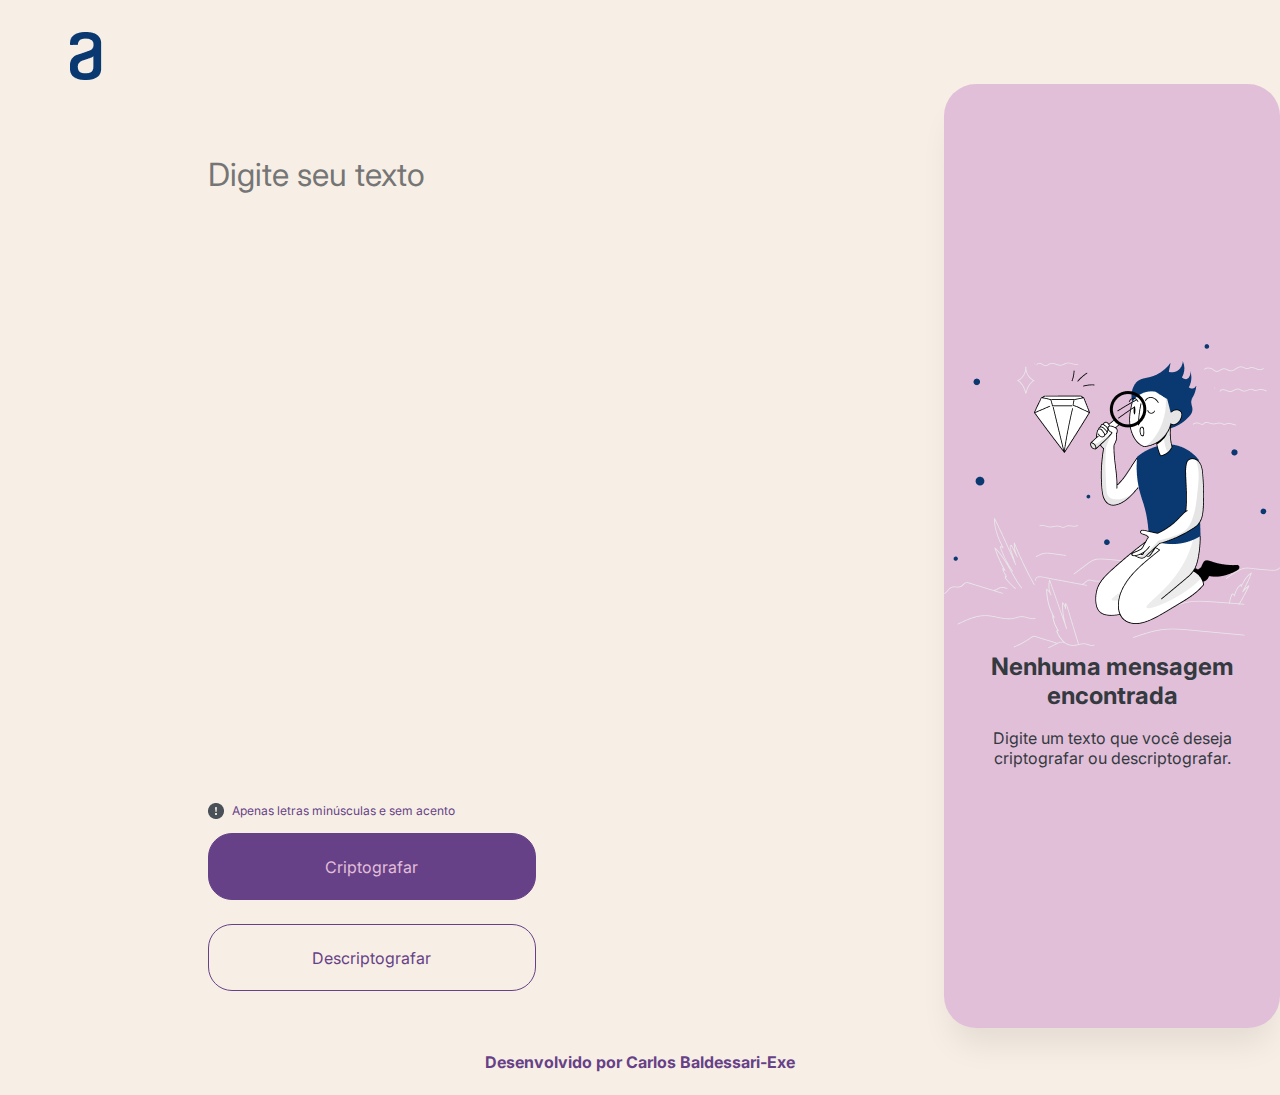
<file: ChallengeCriptografo/index.html>
<!DOCTYPE html>
<html lang="pt-br">
<head>
    <meta charset="UTF-8">
    <meta http-equiv="X-UA-Compatible" content="IE=edge">
    <meta name="viewport" content="width=device-width, initial-scale=1.0">
    <link rel="stylesheet" href="./styles/styles.css">
    
    <title>Decodificador de texto</title>
</head>
<body>
    <header class="cabecalho">
        <img src="./assets/Logo.png" alt="logo da alura">
        
        
    </header>
    
    <main>
        <div class="apresentacao__inicial">
        <div class="apresentacao">
            
            <input class="apresentacao__entradaTexto" id="texto-original" type="text" placeholder="Digite seu texto">
            <div class="alerta">
                <img src="./assets/Vector.png"  width="16px" height="16px"  alt="sinal de exclamacao"> 
                <p class="text__style">Apenas letras minúsculas e sem acento</p>
            </div>
            <div class="apresentacao__primaria">     
            <div>
                     <button onclick="esconder('conteudo')" id="criptografar" class="apresentacao__botoes__navegacao">Criptografar</button>
            </div>
            <div>
                     <button onclick="esconder('conteudo')" id="descriptografar" class="apresentacao__botoes__navegacao" >Descriptografar</button>
            </div>
            
            </div>
        </div>    
            <div class="apresentacao__secundaria" >
                <textarea name="" id="resultado"></textarea>
            <div id="conteudo">
                <img class="imagem__contexto" src="./assets/High quality products 1 1.png">
                <p class="apresentacao__saida"> Nenhuma mensagem <br> encontrada</p> <br>
                <div class="apresentacao__saida1" >Digite um texto que você deseja <br> criptografar ou descriptografar.</div>
            </div>
                <button onclick="" id="btn_copiar" class="apresentacao__botoes__copiar">Copiar</button>
            </div>
                
        </div> 
    </main>

    <footer class="rodape">
        <p>Desenvolvido por Carlos Baldessari-Exe</p>
      
    </footer>

</body>
    <script src="encryptapp.js" defer></script>
</html>
</file>
<file: ChallengeCriptografo/styles/styles.css>
@import url('https://fonts.googleapis.com/css2?family=Inter:wght@100..900&display=swap');
:root{
    --cor-primaria: #674188;
    --cor-secundaria: #E2BFD9;
    --cor-terciaria: #F7EFE5;
    --cor-hover: #C8A1E0;
    --cor-saida: #343A40;

    --fonte-primaria: "Inter", sans-serif;
}
*{
    padding:0;
    margin:0;
    border:0
}
body{
     background-color: var(--cor-terciaria);
     color: var(--cor-secundaria);
}
.apresentacao__inicial{
    display: flex;
    justify-content: center;
}
.apresentacao{
    display: flex;
    flex-wrap: wrap;
    width: auto;
}
.cabecalho{
    padding: 2.5% 2% 0% 2%;
}
.alerta{
    margin-top: auto;
    display: flex;
    gap: 8px;
    width: 66%;
    padding-left: 22%;
    height: 30px;
}
.apresentacao__entradaTexto{
    display: flex;
    flex: wrap;
    border: 0 none;
    outline:0;
    font-family: var(--fonte-primaria);
    font-size: 2rem;
    font-weight: 400;
    color: var(--cor-primaria);
    width: 66%;
    height: 20vh;
    padding-left: 22%;
    padding-bottom: 30%;
    background-color: #ffffff00;
}
.text__style{
    font-family: var(--fonte-primaria);
    color:var(--cor-primaria);
    font-weight: 400;
    font-size: 0.75rem;
}
.apresentacao__botoes__navegacao:active,.apresentacao__botoes__copiar:active{
    color: var(--cor-secundaria);
    background-color: var(--cor-primaria);
}
.apresentacao__botoes__navegacao,.apresentacao__botoes__copiar{
    display: flex;
    justify-content: center;
    align-items: center;
    text-decoration: none;
    border: 1px solid var(--cor-primaria);
    border-radius: 24px;
    color: var(--cor-primaria);
    background-color: #ffffff00;
    font-family: var(--fonte-primaria);
    font-size: 1rem;
    font-weight: 400;
    width: 328px;
    height: 67px;
    gap: 24px;
}
*[id=criptografar]{
    background-color: var(--cor-primaria);
    color: var(--cor-secundaria);
   }
.apresentacao__botoes__copiar{
    margin-top: 63%;
    display: none;
}
.apresentacao__saida{
    color: var(--cor-saida);
    font-family: var(--fonte-primaria);
    font-size: 1.5rem;
    font-weight: 700;
    outline:none;
}
.apresentacao__saida1{
    color: var(--cor-saida);
    font-family: var(--fonte-primaria);
    font-size: 1rem;
}
.apresentacao__primaria{
    display: flex;
    flex-wrap: wrap;
    height: 67px;
    width: 66%;
    padding-left: 22%;
    gap: 24px;
    row-gap: 24px;
}
.apresentacao__secundaria{
    display: flex; 
    flex-wrap: wrap;
    row-gap: 32px;
    flex-direction: column;
    justify-content: center;
    align-items: center;
    text-align: center;
    width: 400px;
    height: 944px;
    border-radius: 32px;
    background: var(--cor-secundaria);
    box-shadow: 0px 24px 32px -8px rgba(0, 0, 0, 0.08);
}
*[id=resultado]{
    width: 339px;
    height: 401px;
    font-family: var(--fonte-primaria);
    color: var(--cor-saida);
    font-size: 24px;
    font-weight: 400;
    outline:none;
    display: none;
    align-items: center;
}
.rodape{
    display: flex;
    flex-wrap: wrap;
    justify-content: center;
    align-items: center;
    color: var(--cor-primaria);
    font-family: var(--fonte-primaria);
    font-weight: 700;
    width: auto;
    height: 67px;
}

@media screen and (max-width:1250px) {

    .apresentacao__botoes__navegacao{
        width: 300px;
    } 
}
@media screen and (max-width:1024px),(min-width:600) { 

    .apresentacao__inicial{
        flex-direction: column;
    }
    .apresentacao__primaria{
        width: 100%;
        justify-content: center;
        padding-left: 0;
    }
   .apresentacao{
        gap: 10px;
    }
    .apresentacao__entrada{
        height: 50vh;
        padding-left: 10%;
        padding-bottom:0;
    }
    .apresentacao__secundaria{
        margin-top: 5%;
        width: auto;
        height: 133px;   
    }
    .imagem__contexto{
        display: none;
    }
    .apresentacao__botoes__copiar{
        margin-top: 0;
        display: none;
        width: 250px;
    }
}

@media screen and (max-width:768px) {
    
    .apresentacao__entrada{
        width: 100%;
    }
    .apresentacao__primaria{
        max-width: 680px;
        height: auto;
    }
    *[id=resultado]{
        width: auto;
        height: auto;
    }
    .apresentacao__secundaria{
        width: 343px;
        height: 595px;  
    }
    .alerta{
        padding-left: 5%;
    }
}

/* Esta seção de 'medias' faz ajustes para atender requisitos de design*/  
@media screen and (max-width:780px) {
    .alerta{
        padding-left: 10%;
    }
}
@media screen and (max-width:880px) {
    .alerta{
        padding-left: 10%;
    }
}
@media screen and (max-width:930px) {
    .alerta{
        padding-left: 10%;
    }
}
@media screen and (max-width:586px) {
    .cabecalho{
        padding: 5% 2% 0% 2%;
    }
    .apresentacao__primaria{
        height: auto;
    }
    .apresentacao{
        gap: 10px;
    }
    .apresentacao__secundaria{
        width: 327px;
        height: 186px;
        margin-left: 10%;
    }
    .apresentacao__botoes__navegacao{
         width: 250px;
         height: 67px;
    }
    .apresentacao__botoes__copiar{
        margin-top: 0;
        display: none;
        width: 250px;
    }
    .alerta{
        padding-left: 10%; 
    }
}
@media screen and (max-width:376px) {
    .apresentacao__primaria{
        height: auto;
    }
    .apresentacao{
        gap: 10px;
    }
    .apresentacao__secundaria{
        width: 327px;
        height: 186px;
        margin-left: 7%;
    }
    .apresentacao__botoes__navegacao{
         width: 250px;
         height: 67px;
    }
    .alerta{
        padding-left: 10%; 
    }
}
</file>
